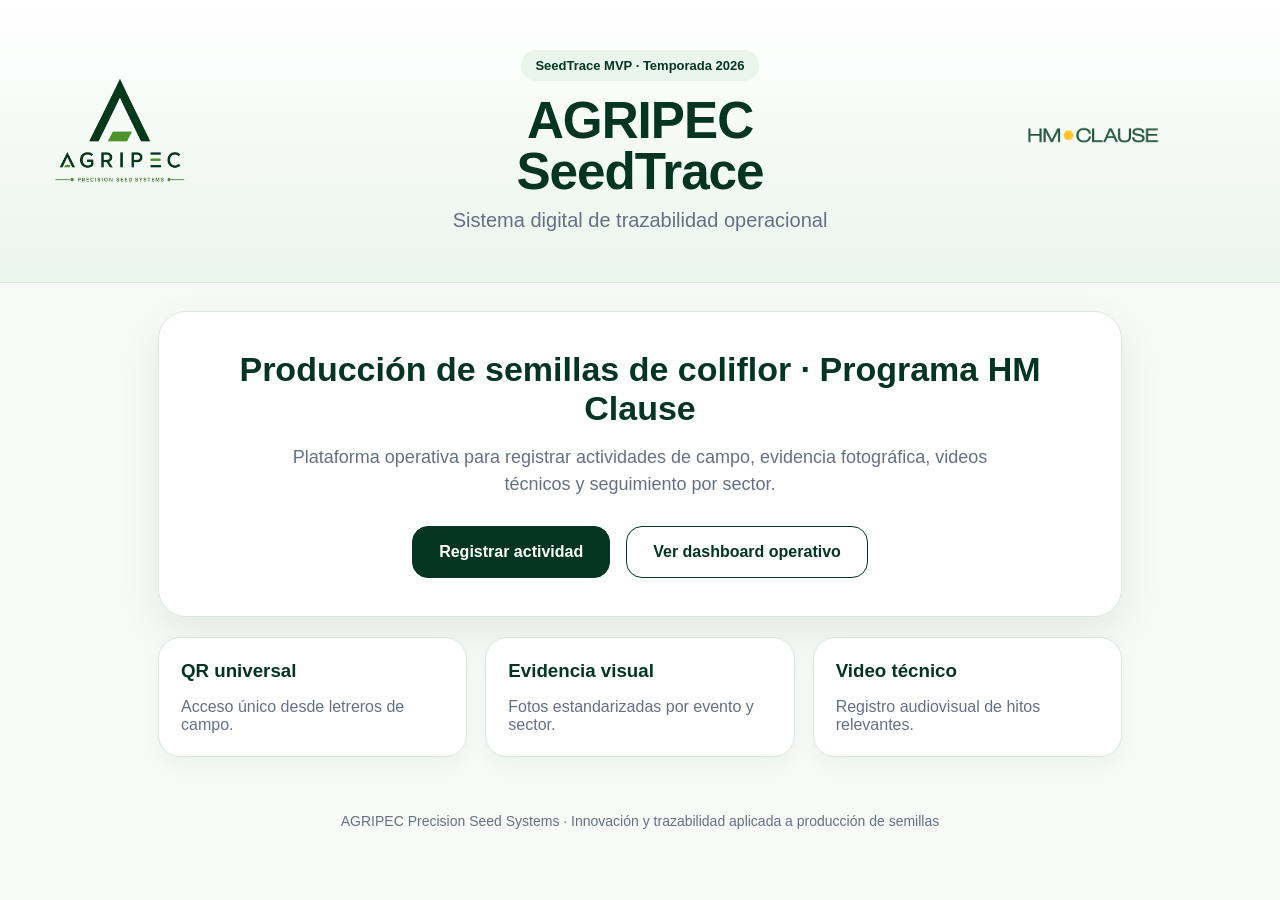
<file: index.html>
<!DOCTYPE html>
<html lang="es">
<head>
  <meta charset="UTF-8" />
  <meta name="viewport" content="width=device-width, initial-scale=1.0" />
  <title>AGRIPEC SeedTrace</title>
  <link rel="stylesheet" href="styles.css" />
</head>
<body>
  <header class="hero">
    <div class="logos">
      <img src="agripec.png" alt="AGRIPEC" class="logo agripec" />
      <div class="title-block">
        <span class="badge">SeedTrace MVP · Temporada 2026</span>
        <h1>AGRIPEC SeedTrace</h1>
        <p>Sistema digital de trazabilidad operacional</p>
      </div>
      <img src="hmclause.png" alt="HM Clause" class="logo hmclause" />
    </div>
  </header>

  <main class="container">
    <section class="card">
      <h2>Producción de semillas de coliflor · Programa HM Clause</h2>
      <p>
        Plataforma operativa para registrar actividades de campo, evidencia fotográfica,
        videos técnicos y seguimiento por sector.
      </p>

      <div class="buttons">
        <a class="btn primary" href="https://forms.gle/c7t7RRKLJdwwVP5R7" target="_blank">
          Registrar actividad
        </a>

        <a class="btn secondary" href="https://docs.google.com/spreadsheets/d/1h8Mq0U9OZiHS3KaTAYWsxlfQG-bXpfI0FGkxl4E3v-E/edit?gid=262146267#gid=262146267" target="_blank">
          Ver dashboard operativo
        </a>
      </div>
    </section>

    <section class="features">
      <div class="feature">
        <h3>QR universal</h3>
        <p>Acceso único desde letreros de campo.</p>
      </div>
      <div class="feature">
        <h3>Evidencia visual</h3>
        <p>Fotos estandarizadas por evento y sector.</p>
      </div>
      <div class="feature">
        <h3>Video técnico</h3>
        <p>Registro audiovisual de hitos relevantes.</p>
      </div>
    </section>
  </main>

  <footer>
    AGRIPEC Precision Seed Systems · Innovación y trazabilidad aplicada a producción de semillas
  </footer>
</body>
</html>
</file>
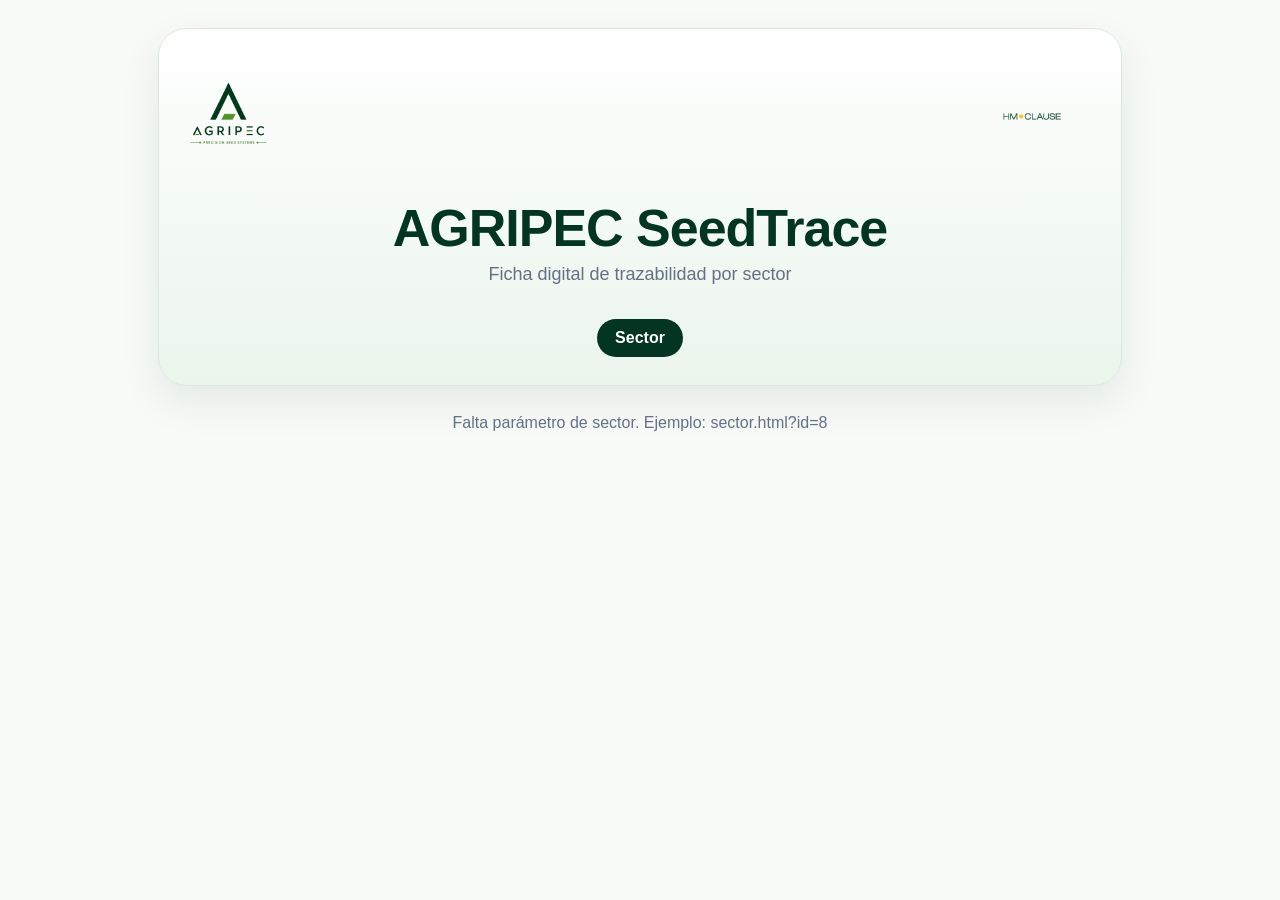
<file: sector.html>
<!DOCTYPE html>
<html lang="es">
<head>
<meta charset="UTF-8">
<meta name="viewport" content="width=device-width, initial-scale=1.0">
<title>AGRIPEC SeedTrace | Sector</title>
<link rel="stylesheet" href="styles.css">
<style>
.sector-page{max-width:1000px;margin:0 auto;padding:28px 18px}
.sector-header{background:linear-gradient(180deg,#fff,#eaf5ec);border:1px solid #dbe8de;border-radius:28px;padding:28px;text-align:center;box-shadow:0 16px 40px rgba(3,53,34,.08)}
.sector-logos{display:flex;justify-content:space-between;align-items:center;gap:20px;margin-bottom:20px}
.sector-logos img:first-child{max-height:125px;max-width:280px;object-fit:contain}
.sector-logos img:last-child{max-height:80px;max-width:260px;object-fit:contain}
.sector-title{color:#033522;font-size:clamp(32px,5vw,52px);margin:0}
.sector-subtitle{color:#667085;font-size:18px;margin-top:10px}
.sector-chip{display:inline-block;margin-top:16px;background:#033522;color:#fff;padding:10px 18px;border-radius:999px;font-weight:800}
.data-grid{display:grid;grid-template-columns:repeat(2,1fr);gap:16px;margin-top:22px}
.data-card{background:#fff;border:1px solid #dbe8de;border-radius:22px;padding:22px;box-shadow:0 8px 20px rgba(3,53,34,.04)}
.data-card.full{grid-column:1/-1}
.label{color:#667085;font-size:13px;text-transform:uppercase;letter-spacing:.5px;font-weight:800;margin-bottom:6px}
.value{color:#033522;font-size:22px;font-weight:800;line-height:1.2;min-height:28px}
.value.small{font-size:17px;font-weight:700}
.dates{display:grid;grid-template-columns:repeat(5,1fr);gap:12px}
.date-box{background:#f7faf7;border:1px solid #dbe8de;border-radius:16px;padding:14px}
.status{display:inline-block;background:#eaf5ec;color:#033522;padding:8px 14px;border-radius:999px;font-weight:800}
.sector-actions{display:flex;gap:14px;justify-content:center;flex-wrap:wrap;margin-top:10px}
.loading{text-align:center;padding:28px;color:#667085}
@media(max-width:760px){.sector-logos{flex-direction:column}.data-grid{grid-template-columns:1fr}.dates{grid-template-columns:1fr}}
</style>
</head>
<body>
<main class="sector-page">
<section class="sector-header">
<div class="sector-logos">
<img src="agripec.png" alt="AGRIPEC">
<img src="hmclause.png" alt="HM Clause">
</div>
<h1 class="sector-title">AGRIPEC SeedTrace</h1>
<p class="sector-subtitle">Ficha digital de trazabilidad por sector</p>
<div class="sector-chip" id="sectorChip">Sector</div>
</section>
<section id="content" class="loading">Cargando información del sector...</section>
</main>
<script>
const CSV_URL = "https://docs.google.com/spreadsheets/d/e/2PACX-1vQOhlM_GC3sb9u4XsgPL8KzWVpU8uSFydvVQN-YhHWWH_umMpFAYXaMJf8BpR0VPKVDn2Grmi_RIMTw/pub?gid=776033902&single=true&output=csv";
const FORM_URL = "https://forms.gle/c7t7RRKLJdwwVP5R7";
function getSectorFromUrl() { return new URLSearchParams(window.location.search).get("id"); }
function parseCSV(text) {
  const rows=[]; let row=[], current="", inQuotes=false;
  for(let i=0;i<text.length;i++) {
    const char=text[i], next=text[i+1];
    if(char === '"' && inQuotes && next === '"'){ current += '"'; i++; }
    else if(char === '"'){ inQuotes = !inQuotes; }
    else if(char === "," && !inQuotes){ row.push(current.trim()); current=""; }
    else if((char === "\n" || char === "\r") && !inQuotes){ if(current || row.length){ row.push(current.trim()); rows.push(row); row=[]; current=""; } }
    else current += char;
  }
  if(current || row.length){ row.push(current.trim()); rows.push(row); }
  return rows;
}
function rowsToObjects(rows) {
  const headers=rows[0].map(h=>h.trim());
  return rows.slice(1).filter(r=>r.some(c=>c)).map(row=>{ const obj={}; headers.forEach((h,i)=>obj[h]=row[i]||""); return obj; });
}
function clean(v) { return v && String(v).trim() ? v : "Por completar"; }
function renderSector(data, sector) {
  document.getElementById("sectorChip").textContent = "Sector " + sector;
  const content=document.getElementById("content");
  if(!data) {
    content.innerHTML = `<section class="card"><h2>Sector ${sector}</h2><p>No se encontró información para este sector en la hoja LOTES.</p><div class="buttons"><a class="btn primary" href="${FORM_URL}" target="_blank">Registrar actividad</a><a class="btn secondary" href="/">Volver al inicio</a></div></section>`;
    return;
  }
  const fotos=data.Link_Fotos, video=data.Link_Video;
  content.className="data-grid";
  content.innerHTML = `
  <article class="data-card"><div class="label">Código lote</div><div class="value">${clean(data.Codigo_Lote)}</div></article>
  <article class="data-card"><div class="label">Programa</div><div class="value">${clean(data.Programa)}</div></article>
  <article class="data-card"><div class="label">Cultivo</div><div class="value">${clean(data.Cultivo)}</div></article>
  <article class="data-card"><div class="label">Cruce</div><div class="value">${clean(data.Cruce)}</div></article>
  <article class="data-card"><div class="label">Superficie</div><div class="value">${clean(data.Superficie_ha)} ha</div></article>
  <article class="data-card"><div class="label">Distribución</div><div class="value small">2H : 1M · PVC rojo = hembra · PVC azul = macho</div></article>
  <article class="data-card"><div class="label">Plantas hembras</div><div class="value">${clean(data.Hembras)}</div></article>
  <article class="data-card"><div class="label">Plantas machos</div><div class="value">${clean(data.Machos)}</div></article>
  <article class="data-card full"><div class="label">Fechas de trasplante</div><div class="dates">
  <div class="date-box"><div class="label">Hembra</div><div class="value small">${clean(data.Fecha_Trasplante_Hembra)}</div></div>
  <div class="date-box"><div class="label">M1</div><div class="value small">${clean(data.Fecha_M1)}</div></div>
  <div class="date-box"><div class="label">M2</div><div class="value small">${clean(data.Fecha_M2)}</div></div>
  <div class="date-box"><div class="label">M3</div><div class="value small">${clean(data.Fecha_M3)}</div></div>
  <div class="date-box"><div class="label">M4</div><div class="value small">${clean(data.Fecha_M4)}</div></div>
  </div></article>
  <article class="data-card"><div class="label">Estado actual</div><div class="value"><span class="status">${clean(data.Estado)}</span></div></article>
  <article class="data-card"><div class="label">Observaciones</div><div class="value small">${clean(data.Observaciones)}</div></article>
  <article class="data-card full"><div class="sector-actions">
  <a class="btn primary" href="${FORM_URL}" target="_blank">Registrar actividad</a>
  ${fotos ? `<a class="btn secondary" href="${fotos}" target="_blank">Ver fotos</a>` : ""}
  ${video ? `<a class="btn secondary" href="${video}" target="_blank">Ver video</a>` : ""}
  <a class="btn secondary" href="/">Volver al inicio</a>
  </div></article>`;
}
async function init() {
  const sector=getSectorFromUrl();
  if(!sector){ document.getElementById("content").innerHTML="Falta parámetro de sector. Ejemplo: sector.html?id=8"; return; }
  try {
    const response=await fetch(CSV_URL);
    const text=await response.text();
    const objects=rowsToObjects(parseCSV(text));
    const found=objects.find(r=>String(r.Sector).trim()===String(sector).trim());
    renderSector(found, sector);
  } catch(e) {
    document.getElementById("content").innerHTML="No fue posible cargar la información desde Google Sheets.";
  }
}
init();
</script>
</body>
</html>
</file>
<file: styles.css>
* {
  box-sizing: border-box;
}

body {
  margin: 0;
  font-family: Arial, Helvetica, sans-serif;
  background: #f7faf7;
  color: #1f2933;
}

.hero {
  background: linear-gradient(180deg, #ffffff 0%, #eaf5ec 100%);
  padding: 36px 24px;
  border-bottom: 1px solid #dbe8de;
}

.logos {
  max-width: 1180px;
  margin: 0 auto;
  display: grid;
  grid-template-columns: 1fr 1.4fr 1fr;
  gap: 28px;
  align-items: center;
}

.logo {
  width: 100%;
  object-fit: contain;
}

.agripec {
  max-height: 210px;
  object-position: left center;
}

.hmclause {
  max-height: 180px;
  object-position: right center;
}

.title-block {
  text-align: center;
}

.badge {
  display: inline-block;
  background: #eaf5ec;
  color: #033522;
  border-radius: 999px;
  padding: 8px 14px;
  font-size: 13px;
  font-weight: 700;
  margin-bottom: 14px;
}

h1 {
  margin: 0;
  color: #033522;
  font-size: clamp(34px, 4vw, 56px);
  line-height: 1;
  letter-spacing: -1px;
}

.title-block p {
  margin: 12px 0 0;
  color: #667085;
  font-size: 20px;
}

.container {
  max-width: 1000px;
  margin: 0 auto;
  padding: 28px 18px;
}

.card {
  background: #ffffff;
  border: 1px solid #dbe8de;
  border-radius: 28px;
  padding: 38px;
  text-align: center;
  box-shadow: 0 16px 40px rgba(3, 53, 34, 0.08);
}

.card h2 {
  margin: 0;
  color: #033522;
  font-size: clamp(24px, 3vw, 34px);
}

.card p {
  max-width: 760px;
  margin: 16px auto 0;
  color: #667085;
  font-size: 18px;
  line-height: 1.5;
}

.buttons {
  display: flex;
  gap: 16px;
  justify-content: center;
  flex-wrap: wrap;
  margin-top: 28px;
}

.btn {
  display: inline-block;
  padding: 16px 26px;
  border-radius: 16px;
  text-decoration: none;
  font-weight: 800;
  border: 1px solid #033522;
}

.primary {
  background: #033522;
  color: #ffffff;
}

.secondary {
  background: #ffffff;
  color: #033522;
}

.features {
  display: grid;
  grid-template-columns: repeat(3, 1fr);
  gap: 18px;
  margin-top: 20px;
}

.feature {
  background: #ffffff;
  border: 1px solid #dbe8de;
  border-radius: 22px;
  padding: 22px;
  box-shadow: 0 8px 20px rgba(3, 53, 34, 0.04);
}

.feature h3 {
  margin: 0;
  color: #033522;
}

.feature p {
  color: #667085;
  margin-bottom: 0;
}

footer {
  text-align: center;
  color: #667085;
  padding: 28px 14px;
  font-size: 14px;
}

@media (max-width: 760px) {
  .logos {
    grid-template-columns: 1fr;
    text-align: center;
  }

  .agripec,
  .hmclause {
    object-position: center;
    margin: 0 auto;
  }

  .agripec {
    max-height: 120px;
  }

  .hmclause {
    max-height: 70px;
  }

  .features {
    grid-template-columns: 1fr;
  }

  .buttons {
    flex-direction: column;
  }

  .btn {
    width: 100%;
  }
}
</file>
